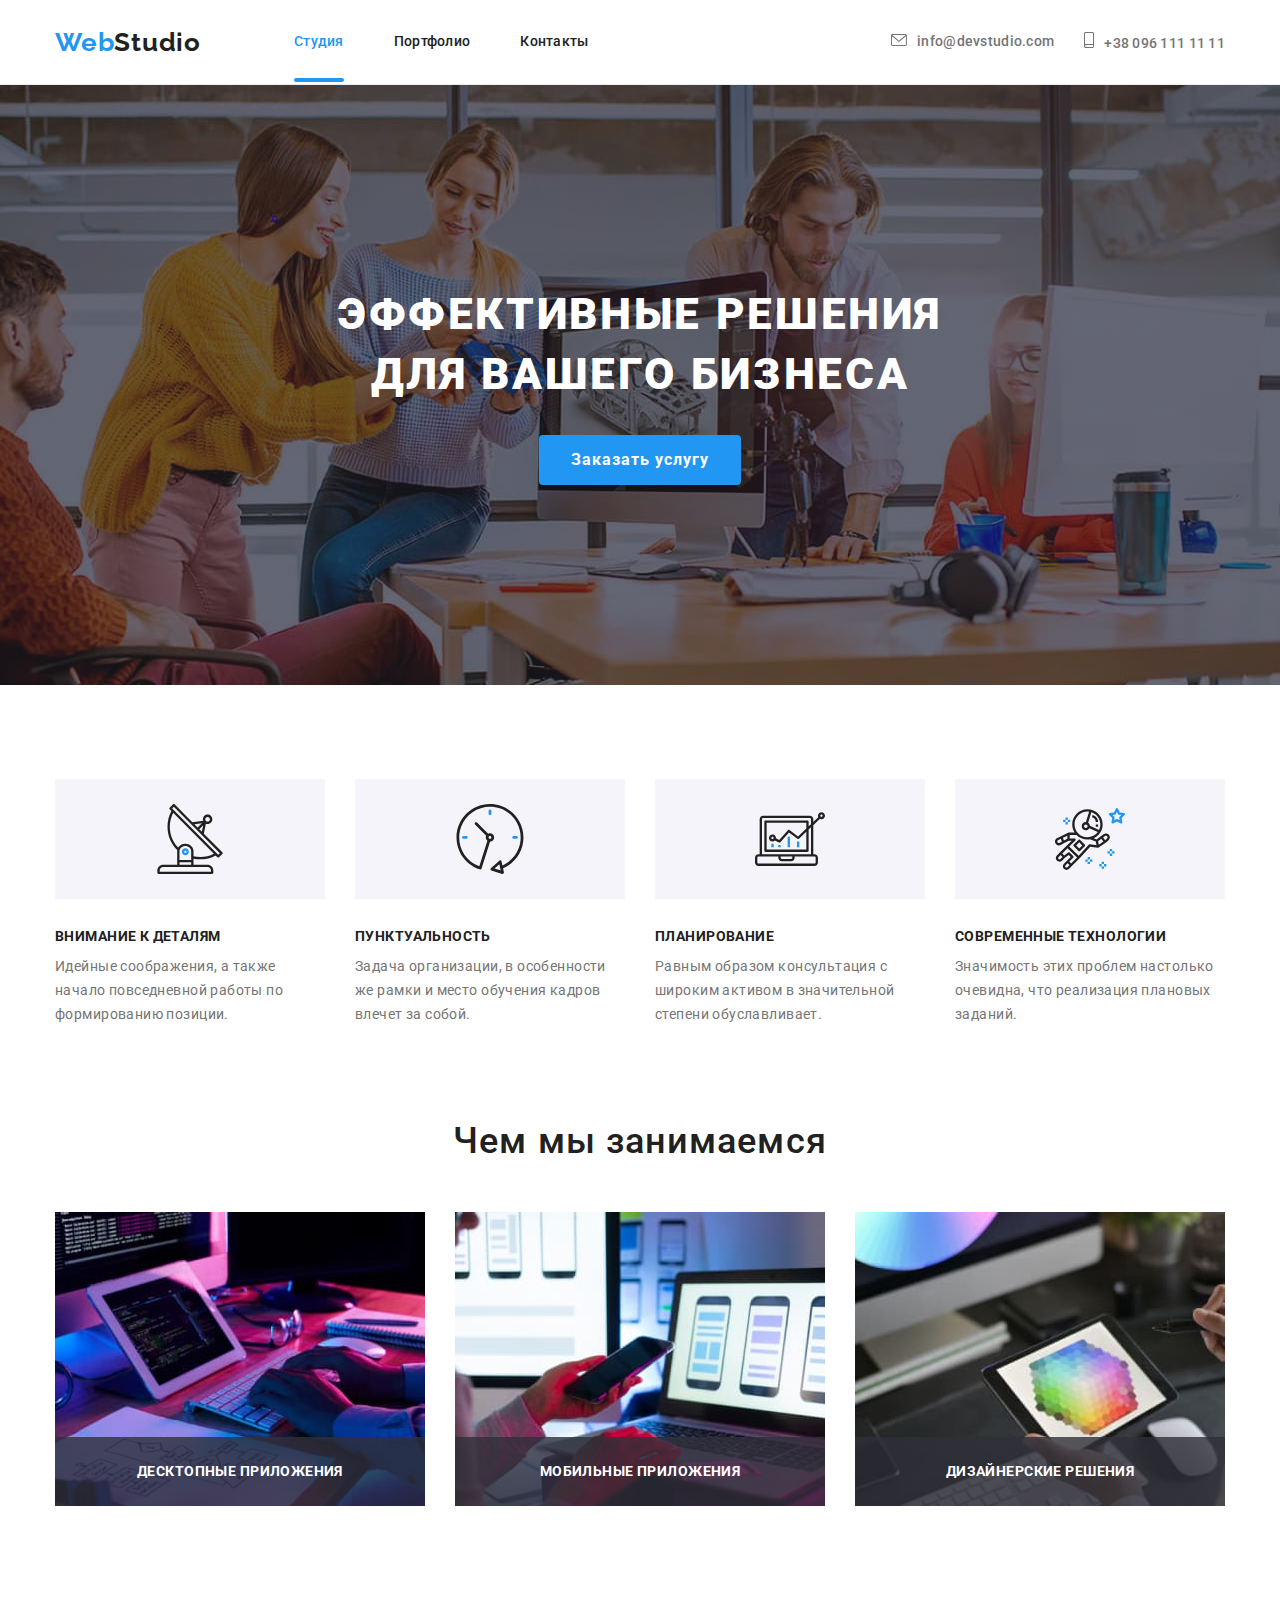
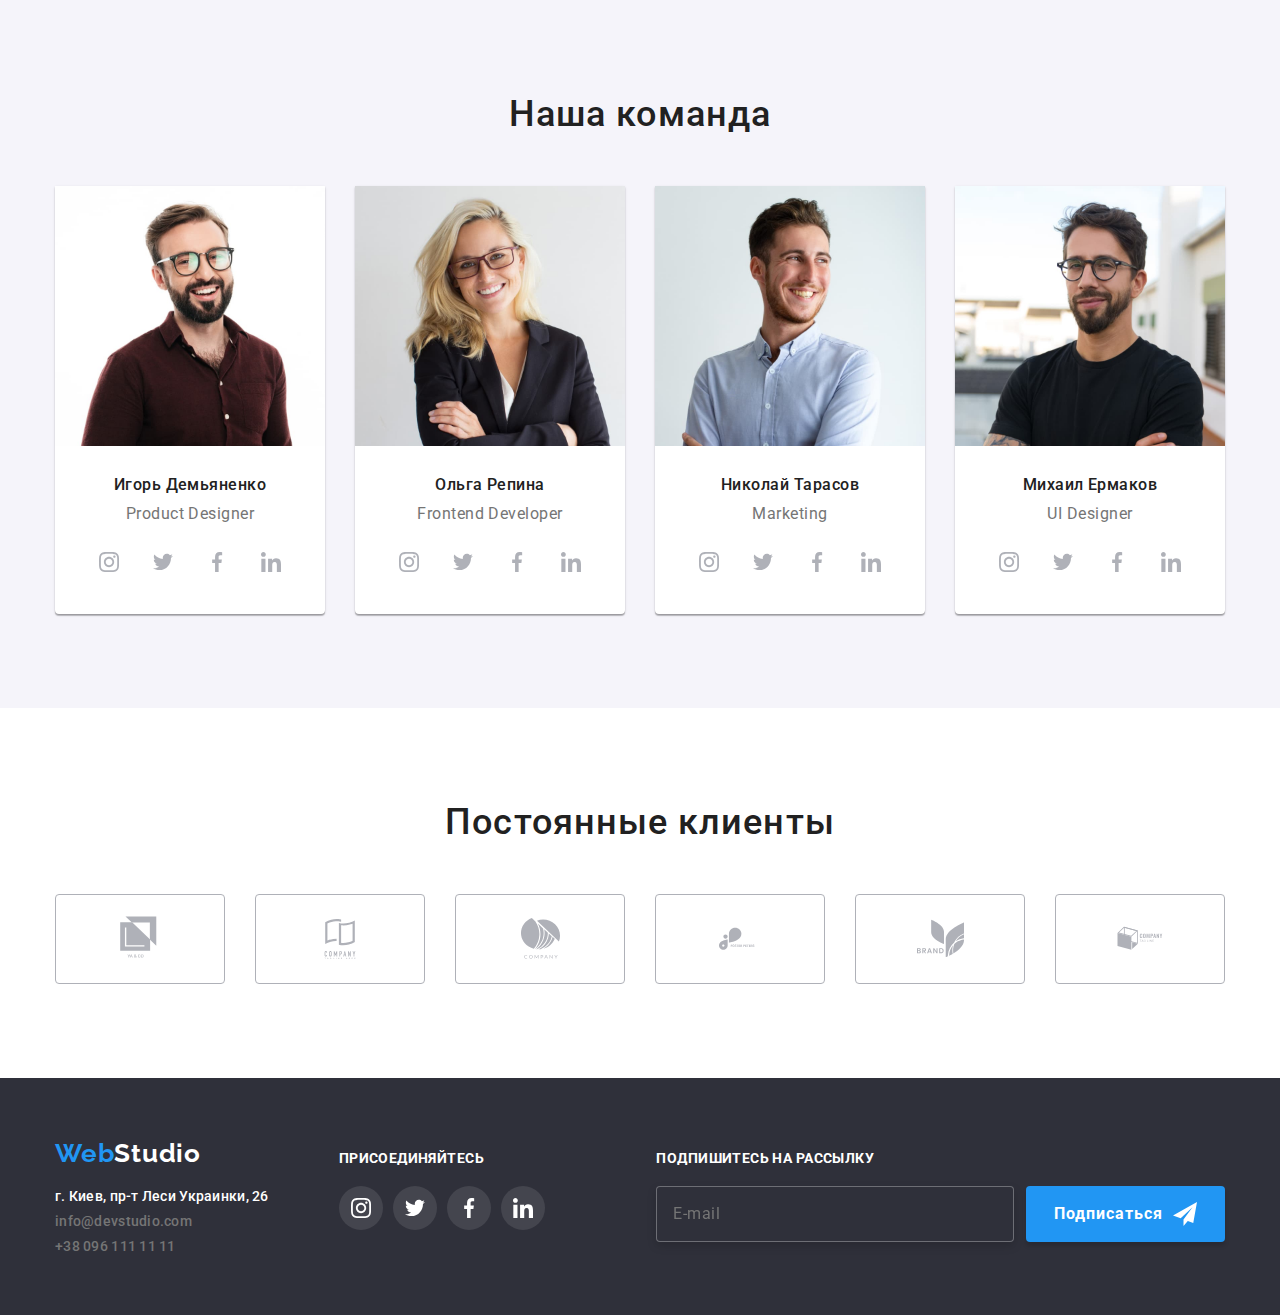
<file: index.html>
<!DOCTYPE html>
<html lang="ru">
<head>
    <meta charset="UTF-8">
    <meta name="viewport" content="width=device-width, initial-scale=1.0">
    <link rel="stylesheet" href="https://cdnjs.cloudflare.com/ajax/libs/modern-normalize/1.0.0/modern-normalize.min.css">
    <link rel="stylesheet" href="./css/styles.css">
    <link href="https://fonts.googleapis.com/css2?family=Roboto:wght@400;500;700;900&display=swap "
        rel="stylesheet">
    <link href="https://fonts.googleapis.com/css2?family=Raleway:wght@700&family=Roboto:wght@400;500;700;900&display=swap"
        rel="stylesheet">
    
    <title>WebStudio</title>
</head>
<body>
    <header class="header-page">
        <div class="conteiner main-nav">
            <a href="" class="logo-web">Web<span class="logo-studio">Studio</span>
            </a>
            <nav class="nav-header">                
                <ul class="nav-list">
                    <li class="item"><a class="link current" href="./index.html">Студия</a></li>
                    <li class="item"><a class="link" href="./portfolio.html">Портфолио</a></li>
                    <li class="item"><a class="link" href="">Контакты</a></li>
                </ul>
            </nav>
            <address class="address-header">
                <ul class="address-list-up">
                    <li class="item">
                        <a class="link link-mail" href="mailto:info@devstudio.com">
                            <svg class="svg-mail" width="16" height="12">
                                <use href="./icons/symbol-defs.svg#icon-envelope-1"></use>
                            </svg>info@devstudio.com
                        </a>
                    </li>
                    <li class="item">
                        <a class="link link-phone" href="tel:+380961111111">
                            <svg class="svg-phone" width="10" height="16">
                                <use href="./icons/symbol-defs.svg#icon-smartphone"></use>
                            </svg>+38 096 111 11 11
                        </a>
                    </li>
                </ul>
            </address>
        </div>
    </header>
    <main>
        <section class="hero">
            <div class="conteiner">            
                <h1 class="hero-titel">Эффективные решения <br /> для вашего бизнеса</h1>
                <button data-modal-open class="hero-but" type="submit">Заказать услугу</button>
                
            </div>
        </section>
        <section class="about">
            <div class="conteiner">
                <h2 class="visually-hidden">Наши достоинства</h2>
                <ul class="about-list">
                    <li>
                        <div class="about-icons">
                            <svg class="svg-about" width="70" height="70">
                                <use href="./icons/symbol-defs.svg#icon-antenna-1"></use>
                            </svg>
                        </div>
                        <h3 class="about-properties">Внимание к деталям</h3>
                        <p class="properties">Идейные соображения, а также начало повседневной работы по формированию позиции.</p>
                    </li>
                    <li>
                        <div class="about-icons">
                            <svg class="svg-about" width="70" height="70">
                                <use href="./icons/symbol-defs.svg#icon-clock-1"></use>
                            </svg>
                        </div>
                        <h3 class="about-properties">Пунктуальность</h3>
                        <p class="properties">Задача организации, в особенности же рамки и место обучения кадров влечет за собой.
                        </p>
                    </li>
                    <li>
                        <div class="about-icons">
                            <svg class="svg-about" width="70" height="70">
                                <use href="./icons/symbol-defs.svg#icon-diagram-1"></use>
                            </svg>
                        </div>
                        <h3 class="about-properties">Планирование</h3>
                        <p class="properties">Равным образом консультация с широким активом в значительной степени обуславливает.
                        </p>
                    </li>
                    <li>
                        <div class="about-icons">
                            <svg class="svg-about" width="70" height="70">
                                <use href="./icons/symbol-defs.svg#icon-astronaut-1"></use>
                            </svg>
                        </div>
                        <h3 class="about-properties">Современные технологии</h3>
                        <p class="properties">Значимость этих проблем настолько очевидна, что реализация плановых заданий.</p>
                    </li>
                </ul>
            </div>
        </section>        
        <section class="working">
            <div class="conteiner">
                <h2 class="section-name">Чем мы занимаемся</h2>
                <ul class="working-list-img">
                    <li class="working-item">
                        <div class="line-name"><h3>Десктопные приложения</h3></div>
                        <img src="./images/work-img-1.jpg" alt="деятельность 1" width="370" height="294" />
                    </li>
                    <li class="working-item">
                        <div class="line-name"><h3>Мобильные приложения</h3></div>
                        <img src="./images/work-img-2.jpg" alt="деятельность 2" width="370" height="294" />
                    </li>
                    <li class="working-item">
                        <div class="line-name"><h3>Дизайнерские решения</h3></div>
                        <img src="./images/work-img-3.jpg" alt="деятельность 3" width="370" height="294" />
                    </li>
                </ul>            
            </div>                
        </section>        
        <section class="team">
            <div class="conteiner">
                <h2 class="section-name">Наша команда</h2>
                <ul class="team-list">
                    <li class="team-card">
                        <img src="./images/foto1.jpg" alt="Игорь Демьяненко" width="270" height="260" />
                        <div class="content-card">                            
                            <h3>Игорь Демьяненко</h3>
                            <p>Product Designer</p>
                            <ul class="social-list-card">
                                <li class="social-item">
                                    <a class="social-link" href="">
                                        <svg class="svg-link-card" width="20" height="20">
                                            <use href="./icons/symbol-defs.svg#icon-instagram-card"></use>
                                        </svg>
                                    </a>
                                </li>
                                <li class="social-item">
                                    <a class="social-link" href="">
                                        <svg class="svg-link-card" width="20" height="20">
                                            <use href="./icons/symbol-defs.svg#icon-twitter-card"></use>
                                        </svg>
                                    </a>
                                </li>
                                <li class="social-item">
                                    <a class="social-link" href="">
                                        <svg class="svg-link-card" width="20" height="20">
                                            <use href="./icons/symbol-defs.svg#icon-facebook-card"></use>
                                        </svg>
                                    </a>
                                </li>
                                <li class="social-item">
                                    <a class="social-link" href="">
                                        <svg class="svg-link-card" width="20" height="20">
                                            <use href="./icons/symbol-defs.svg#icon-linkedin-card"></use>
                                        </svg>
                                    </a>
                                </li>
                            </ul>
                        </div>
                    </li>
                    <li class="team-card">
                        <img src="./images/foto2.jpg" alt="Ольга Репина" width="270" height="260" />
                        <div class="content-card">                            
                            <h3>Ольга Репина</h3>
                            <p>Frontend Developer</p>
                            <ul class="social-list-card">
                                <li class="social-item">
                                    <a class="social-link" href="">
                                        <svg class="svg-link-card" width="20" height="20">
                                            <use href="./icons/symbol-defs.svg#icon-instagram-card"></use>
                                        </svg>
                                    </a>
                                </li>
                                <li class="social-item">
                                    <a class="social-link" href="">
                                        <svg class="svg-link-card" width="20" height="20">
                                            <use href="./icons/symbol-defs.svg#icon-twitter-card"></use>
                                        </svg>
                                    </a>
                                </li>
                                <li class="social-item">
                                    <a class="social-link" href="">
                                        <svg class="svg-link-card" width="20" height="20">
                                            <use href="./icons/symbol-defs.svg#icon-facebook-card"></use>
                                        </svg>
                                    </a>
                                </li>
                                <li class="social-item">
                                    <a class="social-link" href="">
                                        <svg class="svg-link-card" width="20" height="20">
                                            <use href="./icons/symbol-defs.svg#icon-linkedin-card"></use>
                                        </svg>
                                    </a>
                                </li>
                            </ul>
                        </div>
                    </li>
                    <li class="team-card">
                        <img src="./images/foto3.jpg" alt="Николай Тарасов" width="270" height="260" />
                        <div class="content-card">                            
                            <h3>Николай Тарасов</h3>
                            <p>Marketing</p>
                            <ul class="social-list-card">
                                <li class="social-item">
                                    <a class="social-link" href="">
                                        <svg class="svg-link-card" width="20" height="20">
                                            <use href="./icons/symbol-defs.svg#icon-instagram-card"></use>
                                        </svg>
                                    </a>
                                </li>
                                <li class="social-item">
                                    <a class="social-link" href="">
                                        <svg class="svg-link-card" width="20" height="20">
                                            <use href="./icons/symbol-defs.svg#icon-twitter-card"></use>
                                        </svg>
                                    </a>
                                </li>
                                <li class="social-item">
                                    <a class="social-link" href="">
                                        <svg class="svg-link-card" width="20" height="20">
                                            <use href="./icons/symbol-defs.svg#icon-facebook-card"></use>
                                        </svg>
                                    </a>
                                </li>
                                <li class="social-item">
                                    <a class="social-link" href="">
                                        <svg class="svg-link-card" width="20" height="20">
                                            <use href="./icons/symbol-defs.svg#icon-linkedin-card"></use>
                                        </svg>
                                    </a>
                                </li>
                            </ul>
                        </div>
                    </li>
                    <li class="team-card">
                        <img src="./images/foto4.jpg" alt="Михаил Ермаков" width="270" height="260" />
                        <div class="content-card">                            
                            <h3>Михаил Ермаков</h3>
                            <p>UI Designer</p>
                            <ul class="social-list-card">
                                <li class="social-item">
                                    <a class="social-link" href="">
                                        <svg class="svg-link-card" width="20" height="20">
                                            <use href="./icons/symbol-defs.svg#icon-instagram-card"></use>
                                        </svg>
                                    </a>
                                </li>
                                <li class="social-item">
                                    <a class="social-link" href="">
                                        <svg class="svg-link-card" width="20" height="20">
                                            <use href="./icons/symbol-defs.svg#icon-twitter-card"></use>
                                        </svg>
                                    </a>
                                </li>
                                <li class="social-item">
                                    <a class="social-link" href="">
                                        <svg class="svg-link-card" width="20" height="20">
                                            <use href="./icons/symbol-defs.svg#icon-facebook-card"></use>
                                        </svg>
                                    </a>
                                </li>
                                <li class="social-item">
                                    <a class="social-link" href="">
                                        <svg class="svg-link-card" width="20" height="20">
                                            <use href="./icons/symbol-defs.svg#icon-linkedin-card"></use>
                                        </svg>
                                    </a>
                                </li>
                            </ul>
                        </div>
                    </li>
                </ul>
            </div>
        </section>
        <section class="clients">
            <div class="conteiner">
                <h2 class="section-name">Постоянные клиенты</h2>
                <ul class="list-clients">
                    <li class="item-clients">
                        <a class="link-clients" href="">
                            <svg class="clients-ikon" width="44" height="49">
                                <use href="./icons/symbol-defs.svg#icon-client-1"></use>
                            </svg>
                        </a>
                    </li>
                    <li class="item-clients">
                        <a class="link-clients" href="">
                            <svg class="clients-ikon" width="40" height="52">
                                <use href="./icons/symbol-defs.svg#icon-client-2"></use>
                            </svg>
                        </a>
                    </li>
                    <li class="item-clients">
                        <a class="link-clients" href="">
                            <svg class="clients-ikon" width="41" height="43">
                                <use href="./icons/symbol-defs.svg#icon-client-3"></use>
                            </svg>
                        </a>
                    </li>
                    <li class="item-clients">
                        <a class="link-clients" href="">
                            <svg class="clients-ikon" width="80" height="42">
                                <use href="./icons/symbol-defs.svg#icon-client-4"></use>
                            </svg>
                        </a>
                    </li>
                    <li class="item-clients">
                        <a class="link-clients" href="">
                            <svg class="clients-ikon" width="59" height="47">
                                <use href="./icons/symbol-defs.svg#icon-client-5"></use>
                            </svg>
                        </a>
                    </li>
                    <li class="item-clients">
                        <a class="link-clients" href="">
                            <svg class="clients-ikon" width="88" height="45">
                                <use href="./icons/symbol-defs.svg#icon-client-6"></use>
                            </svg>
                        </a>
                    </li>
                </ul>
            </div>
        </section>
    </main>
    <footer class="footer-page">
        <div class="conteiner underground">
            <div class="footer-address">
                <a href="" class="logo-web">Web<span class="footer-logo-studio">Studio</span>
                </a>
                <address>
                    <ul class="address-list">
                        <li class="item"><a class="link map" href="">г. Киев, пр-т Леси Украинки, 26</a></li>
                        <li class="item"><a class="link" href="mailto:info@devstudio.com">info@devstudio.com</a></li>
                        <li class="item"><a class="link" href="tel:+380961111111">+38 096 111 11 11</a></li>
                    </ul>
                </address>
            </div>
            <div class="join">
                <b class="invitation">Присоединяйтесь</b>
                <ul class="social-list">
                    <li class="social-item">
                        <a class="social-link-footer" href="">
                            <svg class="social-icons" width="20" height="20">
                                <use href="./icons/symbol-defs.svg#icon-instagram-2"></use>
                            </svg>
                        </a>
                    </li>
                    <li class="social-item">
                        <a class="social-link-footer" href="">
                            <svg class="social-icons" width="20" height="20">
                                <use href="./icons/symbol-defs.svg#icon-twitter-2"></use>
                            </svg>
                        </a>
                    </li>
                    <li class="social-item">
                        <a class="social-link-footer" href="">
                            <svg class="social-icons" width="20" height="20">
                                <use href="./icons/symbol-defs.svg#icon-facebook-2"></use>
                            </svg>
                        </a>
                    </li>
                    <li class="social-item">
                        <a class="social-link-footer" href="">
                            <svg class="social-icons" width="20" height="20">
                                <use href="./icons/symbol-defs.svg#icon-linkedin-2"></use>
                            </svg>
                        </a>
                    </li>
                </ul>
            </div>
            <form action="" class="footer-form">
                <label for="footer-email"><b class="invitation">Подпишитесь на рассылку</b></label>
                <div class="footer-box-send">
                    <input type="email" name="footer-email" id="footer-email" placeholder="E-mail">
                    <button type="submit" class="btn-send">Подписаться
                        <svg class="send-icon" width="24" height="24">
                            <use href="./icons/symbol-defs.svg#icon-send"></use>
                        </svg>
                    </button>
                </div>
            </form>
        </div>                
    </footer>
    
    <div class="backdrop is-hidden" data-modal>
        <form action="" method="" class="modal">
            <b class="modal-form">Оставте данные, мы вам перезвоним</b>
            <ul class="form-list">
                <li class="form-item">
                    <label for="name"><span class="label-name">Имя</span></label>
                    <div class="box-icon">
                        <input type="text" class="item-input" name="name" id="name" placeholder="Иван Иванович">                    
                        <svg class="modal-icon" width="18" height="18">
                            <use href="./icons/symbol-defs.svg#icon-man"></use>
                        </svg>
                    </div>
                </li>
                <li class="form-item">
                    <label for="phone"><span class="label-name">Телефон</span></label>                    
                    <div class="box-icon">
                        <input type="tel" class="item-input" name="phone" id="phone" placeholder="+380_99_1234567" required>
                        <svg class="modal-icon" width="18" height="18">
                            <use href="./icons/symbol-defs.svg#icon-phone"></use>
                        </svg>
                    </div>
                </li>
                <li class="form-item">
                    <label for="email"><span class="label-name">Почта</span></label>                    
                    <div class="box-icon">
                        <input type="email" class="item-input" name="e-mail" id="" placeholder="Электронная почта" required>
                        <svg class="modal-icon" width="18" height="18">
                            <use href="./icons/symbol-defs.svg#icon-e-mail"></use>
                        </svg>
                    </div>
                </li>
                <li class="form-item">
                    <label for="comment"><span class="label-name">Коментарий</span></label>
                    <textarea name="comment" class="box-comment" id="comment" cols="30" rows="5" placeholder="Введите текст"></textarea>
                </li>
        
            </ul>
            
            <label for="choose" class="label-check">
                <span class="label-name-check">
                    <input type="checkbox" value="" id="choose" required>Соглашаюсь с рассылкой и принимаю
                </span>
                <a class="agreement" href="">Условия договора</a>
            </label>
        
            <button type="submit" class="btn-modal-send">Отправить</button>
            <button class="btn-close" type="submit" data-modal-close>
                <svg class="x-icon" width="11" height="11">
                    <use href="./icons/symbol-defs.svg#icon-close"></use>
                </svg>
            </button>
        </form>
        
    
    </div>
    <script src="./js/modal.js"></script>
</body>
</html>
</file>
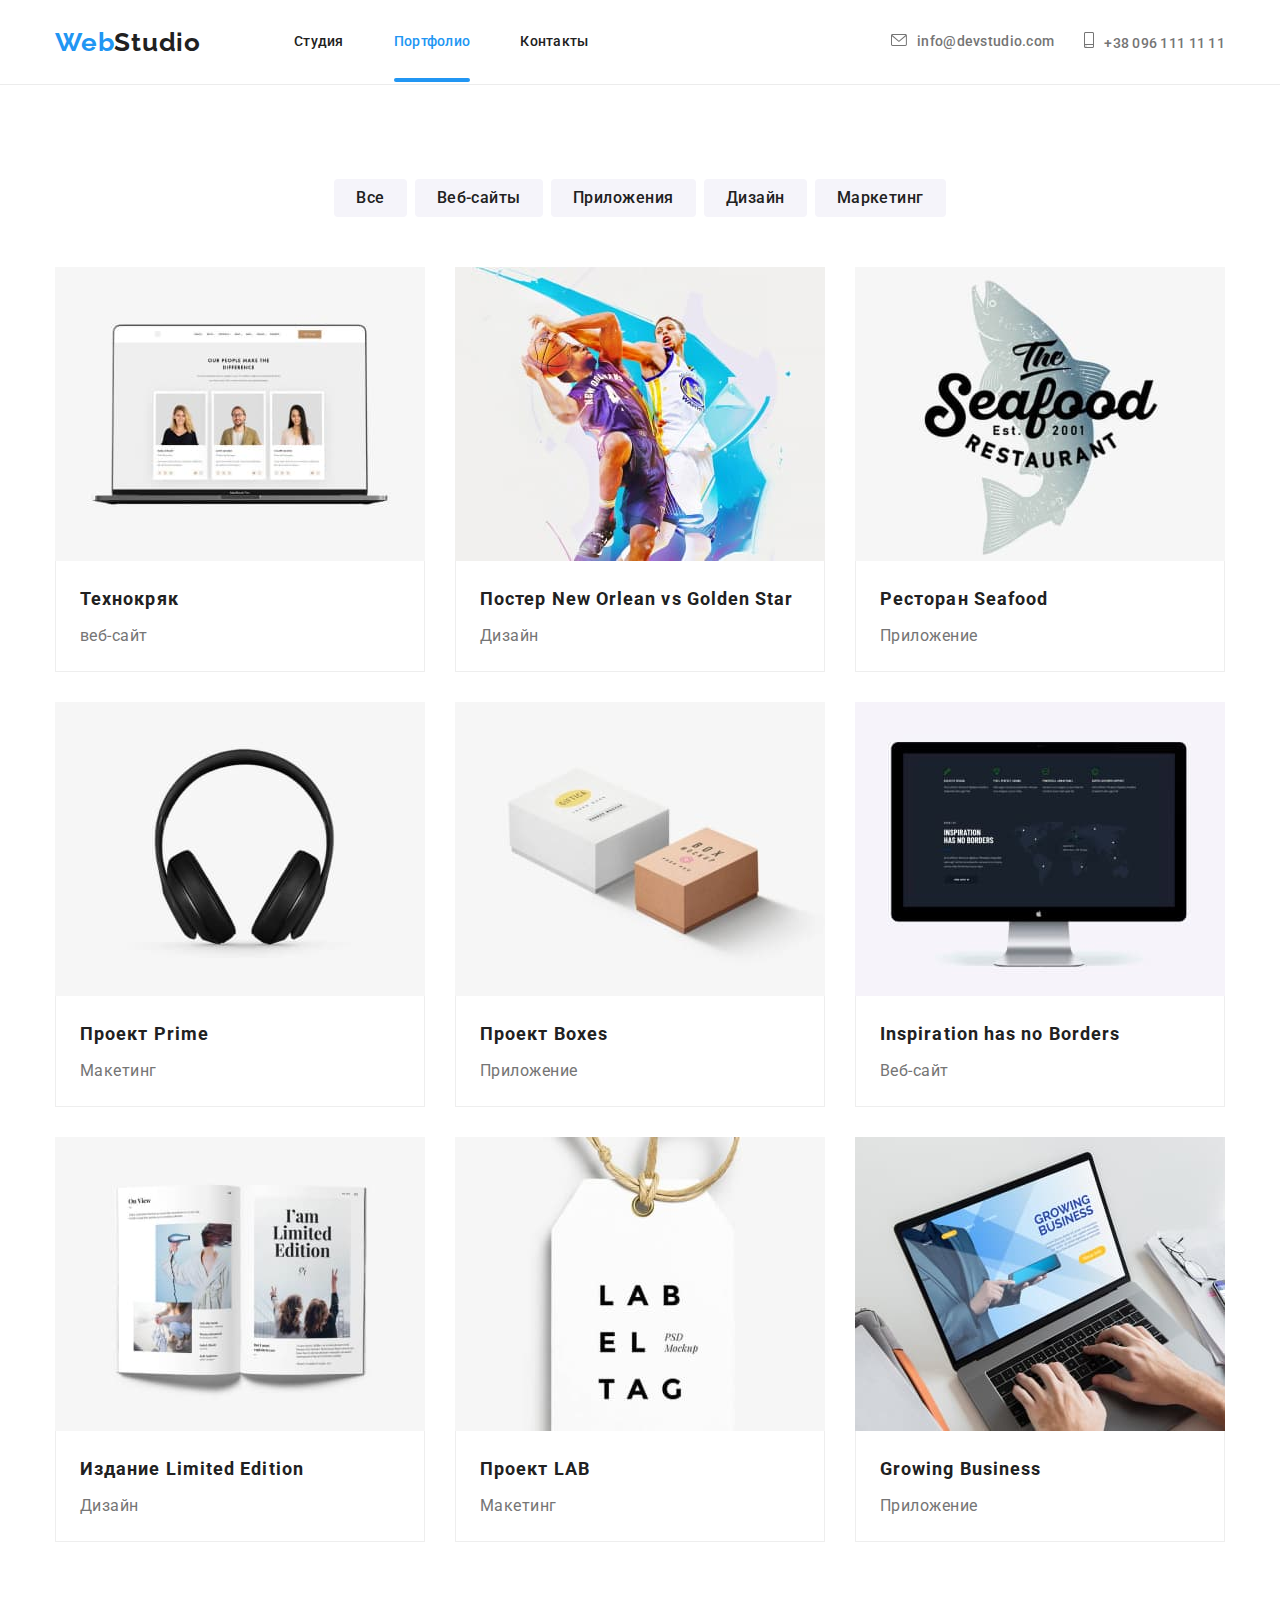
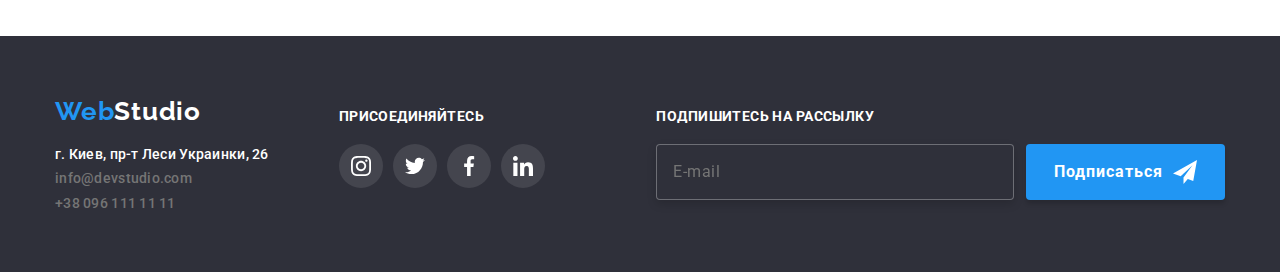
<file: portfolio.html>
<!DOCTYPE html>
<html lang="ru">

<head>
    <meta charset="UTF-8">
    <meta name="viewport" content="width=device-width, initial-scale=1.0">
    <link rel="stylesheet" href="https://cdnjs.cloudflare.com/ajax/libs/modern-normalize/1.0.0/modern-normalize.min.css">
    <link rel="stylesheet" href="./css/styles.css">
    <link href="https://fonts.googleapis.com/css2?family=Roboto:wght@400;500;700;900&display=swap "
        rel="stylesheet">
    <link href="https://fonts.googleapis.com/css2?family=Raleway:wght@700&family=Roboto:wght@400;500;700;900&display=swap"
        rel="stylesheet">
    <title>WebStudio-portfolio</title>
</head>
<body>
    <header class="header-page">
        <div class="conteiner main-nav">
            <a href="" class="logo-web">Web<span class="logo-studio">Studio</span>
            </a>
            <nav class="nav-header">
                <ul class="nav-list">
                    <li class="item"><a class="link" href="./index.html">Студия</a></li>
                    <li class="item"><a class="link current" href="./portfolio.html">Портфолио</a></li>
                    <li class="item"><a class="link" href="">Контакты</a></li>
                </ul>
            </nav>
            <address class="address-header">
                <ul class="address-list-up">
                    <li class="item">
                        <a class="link link-mail" href="mailto:info@devstudio.com">
                            <svg class="svg-mail" width="16" height="12">
                                <use href="./icons/symbol-defs.svg#icon-envelope-1"></use>
                            </svg>info@devstudio.com
                        </a>
                    </li>
                    <li class="item">
                        <a class="link link-phone" href="tel:+380961111111">
                            <svg class="svg-phone" width="10" height="16">
                                <use href="./icons/symbol-defs.svg#icon-smartphone"></use>
                            </svg>+38 096 111 11 11
                        </a>
                    </li>
                </ul>
            </address>
        </div>
    </header>
    <main class="main-portfolio">
        <section class="section-portfolio">
            <div class="conteiner buttons">
                <h1 class="visually-hidden">Портфолио</h1>
                <ul class="btn-portfolio">
                    <li class="line-btns"><button class="btn-link" type="submit">Все</button></li>
                    <li class="line-btns"><button class="btn-link" type="submit">Веб-сайты</button></li>
                    <li class="line-btns"><button class="btn-link" type="submit">Приложения</button></li>
                    <li class="line-btns"><button class="btn-link" type="submit">Дизайн</button></li>
                    <li class="line-btns"><button class="btn-link" type="submit">Маркетинг</button></li>
                </ul>
            </div>
        
            <div class="conteiner cards">            
                <h2 class="visually-hidden">Наименование портфолио</h2>
                <ul class="portfolio-list">
                    <li class="portfolio-card">
                        <a class="card-link" href="">
                            <div class="activ-box">
                                <img src="./images/card-1.jpg" alt="технокряк" width="370" height="294">
                                <p class="img-text">Технокряк это современная площадка распространения коронавируса. Компании используют эту платформу для цифрового
                                    шпионажа и атак на защищённые сервера конкурентов.</p>
                            </div>
                            <div class="conteiner">
                                <h3 class="card-name">Технокряк</h3>
                                <p class="card-class">веб-сайт</p>
                            </div>
                        </a>
                    </li>
                    <li class="portfolio-card">
                        <a class="card-link" href="">
                            <div class="activ-box">
                                <img src="./images/card-2.jpg" alt="постер" width="370" height="294">
                                <p class="img-text">Технокряк это современная площадка распространения коронавируса. Компании используют эту платформу для цифрового
                                    шпионажа и атак на защищённые сервера конкурентов.</p>                                
                            </div>
                            <div class="conteiner">
                                <h3 class="card-name">Постер New Orlean vs Golden Star</h3>
                                <p class="card-class">Дизайн</p>
                            </div>
                        </a>
                    </li>
                    <li class="portfolio-card">
                        <a class="card-link" href="">
                            <div class="activ-box">
                                <img src="./images/card-3.jpg" alt="ресторан" width="370" height="294">
                                <p class="img-text">Технокряк это современная площадка распространения коронавируса. Компании используют эту платформу для цифрового
                                    шпионажа и атак на защищённые сервера конкурентов.</p>                                
                            </div>
                            <div class="conteiner">
                                <h3 class="card-name">Ресторан Seafood</h3>
                                <p class="card-class">Приложение</p>
                            </div>
                        </a>
                    </li>
                    <li class="portfolio-card">
                        <a class="card-link" href="">
                            <div class="activ-box">
                                <img src="./images/card-4.jpg" alt="проект-прайм" width="370" height="294">
                                <p class="img-text">Технокряк это современная площадка распространения коронавируса. Компании используют эту платформу для цифрового
                                        шпионажа и атак на защищённые сервера конкурентов.</p>                                
                            </div>
                            <div class="conteiner">
                                <h3 class="card-name">Проект Prime</h3>
                                <p class="card-class">Макетинг</p>
                            </div>
                        </a>
                    </li>
                    <li class="portfolio-card">
                        <a class="card-link" href="">
                            <div class="activ-box">
                                <img src="./images/card-5.jpg" alt="проект боксы" width="370" height="294">
                                <p class="img-text">Технокряк это современная площадка распространения коронавируса. Компании используют эту платформу для цифрового
                                        шпионажа и атак на защищённые сервера конкурентов.</p>                                
                            </div>
                            <div class="conteiner">
                                <h3 class="card-name">Проект Boxes</h3>
                                <p class="card-class">Приложение</p>
                            </div>
                        </a>
                    </li>
                    <li class="portfolio-card">
                        <a class="card-link" href="">
                            <div class="activ-box">
                                <img src="./images/card-6.jpg" alt="у вдохновения нет границ" width="370" height="294">
                                <p class="img-text">Технокряк это современная площадка распространения коронавируса. Компании используют эту платформу для цифрового
                                        шпионажа и атак на защищённые сервера конкурентов.</p>                                
                            </div>
                            <div class="conteiner">
                                <h3 class="card-name">Inspiration has no Borders</h3>
                                <p class="card-class">Веб-сайт</p>
                            </div>
                        </a>
                    </li>
                    <li class="portfolio-card">
                        <a class="card-link" href="">
                            <div class="activ-box">
                                <img src="./images//card-7.jpg" alt="ограниченое издание" width="370" height="294">
                                <p class="img-text">Технокряк это современная площадка распространения коронавируса. Компании используют эту платформу для цифрового
                                        шпионажа и атак на защищённые сервера конкурентов.</p>                                
                            </div>
                            <div class="conteiner">
                                <h3 class="card-name">Издание Limited Edition</h3>
                                <p class="card-class">Дизайн</p>
                            </div>
                        </a>
                    </li>
                    <li class="portfolio-card">
                        <a class="card-link" href="">
                            <div class="activ-box">
                                <img src="./images/card-8.jpg" alt="проект леб" width="370" height="294">
                                <p class="img-text">Технокряк это современная площадка распространения коронавируса. Компании используют эту платформу для цифрового
                                  шпионажа и атак на защищённые сервера конкурентов.</p>                                
                            </div>
                            <div class="conteiner">
                                <h3 class="card-name">Проект LAB</h3>
                                <p class="card-class">Макетинг</p>
                            </div>
                        </a>
                    </li>
                    <li class="portfolio-card">
                        <a class="card-link" href="">
                            <div class="activ-box">
                                <img src="./images/card-9.jpg" alt="растущий бизнес" width="370" height="294">
                                <p class="img-text">Технокряк это современная площадка распространения коронавируса. Компании используют эту платформу для цифрового
                                 шпионажа и атак на защищённые сервера конкурентов.</p>                                
                            </div>
                            <div class="conteiner">
                                <h3 class="card-name">Growing Business</h3>
                                <p class="card-class">Приложение</p>
                            </div>
                        </a>
                    </li>            
                </ul>
            </div>        
        </section>
    </main>
    <footer class="footer-page">
        <div class="conteiner underground">
            <div class="footer-address">
                <a href="" class="logo-web">Web<span class="footer-logo-studio">Studio</span>
                </a>
                <address>
                    <ul class="address-list">
                        <li class="item"><a class="link map" href="">г. Киев, пр-т Леси Украинки, 26</a></li>
                        <li class="item"><a class="link" href="mailto:info@devstudio.com">info@devstudio.com</a></li>
                        <li class="item"><a class="link" href="tel:+380961111111">+38 096 111 11 11</a></li>
                    </ul>
                </address>
            </div>
            <div class="join">
                <b class="invitation">Присоединяйтесь</b>
                <ul class="social-list">
                    <li class="social-item">
                        <a class="social-link-footer" href="">
                            <svg class="social-icons" width="20" height="20">
                                <use href="./icons/symbol-defs.svg#icon-instagram-2"></use>
                            </svg>
                        </a>
                    </li>
                    <li class="social-item">
                        <a class="social-link-footer" href="">
                            <svg class="social-icons" width="20" height="20">
                                <use href="./icons/symbol-defs.svg#icon-twitter-2"></use>
                            </svg>
                        </a>
                    </li>
                    <li class="social-item">
                        <a class="social-link-footer" href="">
                            <svg class="social-icons" width="20" height="20">
                                <use href="./icons/symbol-defs.svg#icon-facebook-2"></use>
                            </svg>
                        </a>
                    </li>
                    <li class="social-item">
                        <a class="social-link-footer" href="">
                            <svg class="social-icons" width="20" height="20">
                                <use href="./icons/symbol-defs.svg#icon-linkedin-2"></use>
                            </svg>
                        </a>
                    </li>
                </ul>
            </div>
            <form action="" class="footer-form" method="">
                <label for="footer-email"><b class="invitation">Подпишитесь на рассылку</b></label>
                <div class="footer-box-send">
                    <input type="email" name="footer-email" id="footer-email" placeholder="E-mail">
                    <button type="submit" class="btn-send">Подписаться
                        <svg class="send-icon" width="24" height="24">
                            <use href="./icons/symbol-defs.svg#icon-send"></use>
                        </svg>
                    </button>
                </div>
            </form>
        </div>
    </footer>
</body>

</html>
</file>
<file: css/styles.css>
* {
  margin: 0;
  padding: 0;
}
a {
  text-decoration: none;
}
ul {
  padding: 0;
  margin: 0;
  list-style: none;
}

img {
  display: block;
  max-width: 100%;
  height: auto;
}

body {
  font-family: "Roboto", sans-serif;
  font-weight: 400;
  font-style: normal;
  background: var(--text-color-white);
}
:root {
  --text-color-white: #ffffff;
  --text-color-black: #212121;
  --text-color-grey: #757575;
  --text-color-accent: #2196f3;
  --background-central-body: #e5e5e5;
  --background-footer: #2f303a;
  --icon-color: #afb1b8;
  --secondary-bg-color: #f5f4fa;
  --timing-function: 250ms cubic-bezier(0.4, 0, 0.2, 1);
}

.conteiner {
  width: 1200px;
  margin-left: auto;
  margin-right: auto;
  padding-left: 15px;
  padding-right: 15px;
  /* outline: 2px solid tomato; */
}

/* header */

.header-page {
  display: flex;
  background: var(--text-color-white);
  border-bottom: 1px solid #ececec;
}
.main-nav {
  display: flex;
  align-items: center;
}

/* navigatsiya */

.nav-list {
  display: flex;
  margin-left: 93px;
}
.nav-list .link:hover,
.nav-list .link:focus {
  color: var(--text-color-accent);
  transition: var(--timing-function);
}
.item {
  display: block;
}
.nav-list .item {
  position: relative;
}
.nav-list .item:not(:last-child) {
  margin-right: 50px;
}
.nav-list .link {
  display: block;
  padding-top: 32px;
  padding-bottom: 32px;
  color: var(--text-color-black);
  font-family: "Roboto", sans-serif;
  font-weight: 500;
  font-size: 14px;
  line-height: 1.14;
  letter-spacing: 0.02em;
}
.nav-list .current {
  color: var(--text-color-accent);
}
.nav-list .current::after {
  content: "";
  position: absolute;
  bottom: 0;
  left: 0;
  width: 100%;
  height: 4px;
  background: #2196f3;
  border-radius: 2px;
}

/* adresnaya */

.address-header {
  margin-left: auto;
}
.address-list-up {
  display: flex;
  align-items: center;
}

.address-list-up .item:not(:last-child) {
  margin-right: 30px;
}
.address-list-up .link {
  padding-top: 32px;
  padding-bottom: 32px;
}
.address-list .link,
.address-list-up .link {
  display: block;
  color: var(--text-color-grey);
  font-family: "Roboto", sans-serif;
  font-weight: 500;
  font-style: normal;
  font-size: 14px;
  line-height: 1.14;
  letter-spacing: 0.02em;
}
.address-list-up .link:hover,
.address-list-up .link:focus {
  color: var(--text-color-accent);
  transition: var(--timing-function);
  font-style: normal;
}
.svg-mail,
.svg-phone {
  padding: 0;
  border: none;
  fill: currentColor;
  margin-right: 10px;
  vertical-align: auto;
}

/* footer */

.footer-page {
  display: flex;
  background: var(--background-footer);
  padding-top: 60px;
  padding-bottom: 60px;
}
.underground {
  display: flex;
}
.logo-web {
  font-family: "Raleway", sans-serif;
  font-weight: bold;
  font-size: 26px;
  line-height: 1.19;
  color: var(--text-color-accent);
  letter-spacing: 0.03em;
}
.logo-studio {
  font-family: "Raleway", sans-serif;
  font-weight: bold;
  font-size: 26px;
  line-height: 1.19;
  color: var(--text-color-black);
  letter-spacing: 0.03em;
}
.footer-address .logo-web {
  display: block;
  margin-bottom: 20px;
}
.invitation {
  display: inline-block;
  margin-bottom: 20px;
  padding-top: 12px;
  color: var(--text-color-white);
  font-family: Roboto;
  font-weight: 700;
  font-style: normal;
  font-size: 14px;
  line-height: 1.17;
  letter-spacing: 0.03em;
  text-transform: uppercase;
}
.social-list {
  display: flex;
  justify-content: space-between;
  width: 206px;
}

.social-link-footer {
  display: flex;
  justify-content: center;
  align-items: center;
  width: 44px;
  height: 44px;
  color: var(--text-color-white);
  background-color: rgba(255, 255, 255, 0.1);
  border-radius: 50%;
}
.social-link-footer:hover,
.social-link-footer:focus {
  transition: var(--timing-function);
  background: var(--text-color-accent);
}
.social-icons {
  fill: currentColor;
}

.address-list .item:not(:last-child) {
  margin-bottom: 9px;
}
.address-list .map {
  color: #ffffff;
}
.footer-logo-studio {
  font-family: "Raleway", sans-serif;
  font-weight: bold;
  font-size: 26px;
  line-height: 1.19;
  color: var(--text-color-white);
  letter-spacing: 0.03em;
}
.footer-address {
  margin-right: 70px;
}
.footer-form {
  margin-left: auto;
  display: flex;
  flex-direction: column;
}
.footer-box-send {
  display: flex;
}
.btn-send {
  display: flex;
  text-align: center;
  align-items: center;
  margin-left: 12px;
  padding: 13px 28px;
  background: var(--text-color-accent);
  box-shadow: 0px 4px 4px rgba(0, 0, 0, 0.15);
  border-radius: 4px;
  border: none;
  color: var(--text-color-white);
  font-family: Roboto;
  font-style: normal;
  font-weight: bold;
  font-size: 16px;
  line-height: 1.87;
  letter-spacing: 0.06em;
}
.btn-send:hover {
  transition: transform var(--timing-function);
  background-color: #188ce8;
}
.send-icon {
  fill: var(--text-color-white);
  margin-left: 10px;
}
.footer-box-send input {
  display: flex;
  width: 358px;
  padding: 15px 16px;
  border: 1px solid rgba(255, 255, 255, 0.3);
  box-sizing: border-box;
  filter: drop-shadow(0px 4px 4px rgba(0, 0, 0, 0.15));
  border-radius: 4px;
  font-family: Roboto;
  font-style: normal;
  font-weight: normal;
  font-size: 16px;
  line-height: 1.25;
  align-items: center;
  letter-spacing: 0.03em;
  color: rgba(255, 255, 255, 0.6);
  background-color: var(--background-footer);
}
/* hero */

.hero {
  /* max-width: 1600px; */
  height: 600px;
  background: #2f303a;
  background-image: linear-gradient(
      to right,
      rgba(47, 48, 58, 0.4),
      rgba(47, 48, 58, 0.4)
    ),
    url(../images/hero-bg.jpg);
  background-size: cover;
  background-repeat: no-repeat;
  background-position: center;
}
.hero > .conteiner {
  text-align: center;
  height: 600px;
  padding-top: 200px;
  padding-bottom: 200px;
}
.hero-titel {
  font-weight: 900;
  font-size: 44px;
  line-height: 1.36;
  color: var(--text-color-white);
  margin-bottom: 30px;
  letter-spacing: 0.06em;
  text-transform: uppercase;
}
.hero-but {
  font-weight: bold;
  font-size: 16px;
  line-height: 1.87;
  text-align: center;
  letter-spacing: 0.06em;
  color: rgba(255, 255, 255, 1);
  padding: 10px 32px;
  background-color: var(--text-color-accent);
  box-shadow: 0px 4px 4px rgba(0, 0, 0, 0.15);
  border-radius: 4px;
  border: none;
}
.hero-but:hover {
  transition: var(--timing-function);
  color: var(--text-color-black);
  background: #f5f4fa;
  border: none;
  border-radius: 4px;
}

/* central content */
.about {
  background: var(--text-color-white);
}
.about > .conteiner {
  padding-top: 94px;
}
.about-list {
  display: flex;
  justify-content: space-between;
}
.about-icons {
  background-color: var(--secondary-bg-color);
  margin-bottom: 30px;
  height: 120px;
  display: flex;
  align-items: center;
  justify-content: center;
}
.about-properties {
  margin-bottom: 10px;
  width: 270px;
  font-weight: bold;
  font-size: 14px;
  line-height: 1.14;
  letter-spacing: 0.03em;
  text-transform: uppercase;
  color: var(--text-color-black);
}
.properties {
  width: 270px;
  font-weight: normal;
  font-size: 14px;
  line-height: 1.71;
  letter-spacing: 0.03em;
  color: var(--text-color-grey);
}
.visually-hidden {
  position: absolute;
  width: 1px;
  height: 1px;
  margin: -1px;
  border: 0;
  padding: 0;
  white-space: nowrap;
  clip-path: inset(100%);
  clip: rect(0 0 0 0);
  overflow: hidden;
}

.working {
  background: var(--text-color-white);
}
.working-list-img {
  display: flex;
  justify-content: space-between;
}
.working-item {
  position: relative;
}
.line-name {
  position: absolute;
  bottom: 0;
  width: 100%;
  padding: 27px 15px;
  background: rgba(47, 48, 58, 0.8);
}
.line-name h3 {
  font-style: normal;
  font-weight: bold;
  font-size: 14px;
  line-height: 1.14;
  text-align: center;
  letter-spacing: 0.03em;
  text-transform: uppercase;
  color: #ffffff;
}
.working > .conteiner {
  padding-top: 94px;
  padding-bottom: 94px;
}
.section-name {
  padding-bottom: 50px;
  color: var(--text-color-black);
  font-weight: 500;
  font-size: 36px;
  line-height: 1.16;
  text-align: center;
  letter-spacing: 0.03em;
}
.team-card {
  background: var(--text-color-white);
  box-shadow: 0px 1px 3px rgba(0, 0, 0, 0.12), 0px 1px 1px rgba(0, 0, 0, 0.14),
    0px 2px 1px rgba(0, 0, 0, 0.2);
  border-radius: 0px 0px 4px 4px;
  width: 270px;
}
.team-list {
  display: flex;
  justify-content: space-between;
}
.content-card > h3 {
  margin-bottom: 10px;
  font-weight: 500;
  font-size: 16px;
  line-height: 1.18;
  text-align: center;
  letter-spacing: 0.03em;
  color: var(--text-color-black);
}
.content-card > p {
  margin-bottom: 16px;
  font-weight: normal;
  font-size: 16px;
  line-height: 1.18;
  text-align: center;
  letter-spacing: 0.03em;
  color: var(--text-color-grey);
}
.team {
  background: #f5f4fa;
}
.content-card {
  padding: 30px 32px;
}
.social-list-card {
  display: flex;
  justify-content: space-between;
}
.social-link {
  display: flex;
  justify-content: center;
  align-items: center;
  width: 44px;
  height: 44px;
  color: var(--icon-color);
  border-radius: 50%;
}
.social-item .social-link:hover,
.social-item .social-link:focus {
  transition: var(--timing-function);
  background: var(--text-color-accent);
  color: var(--text-color-white);
}
.svg-link-card {
  fill: currentColor;
}
.svg-link-card:hover {
  transition: var(--timing-function);
  fill: currentColor;
}
.team .conteiner {
  padding-bottom: 94px;
  padding-top: 94px;
}

/* our clients */

.clients {
  background: var(--text-color-white);
  width: 100%;
}
.clients .conteiner {
  padding-bottom: 94px;
  padding-top: 94px;
}

/* clients */

.list-clients {
  display: flex;
  flex-wrap: wrap;
}
.item-clients {
  width: 170px;
  height: 90px;
  margin-right: 30px;
}
.item-clients:last-child {
  margin-right: 0px;
}
.link-clients {
  display: flex;
  align-items: center;
  justify-content: center;
  width: 100%;
  height: 100%;
  color: var(--icon-color);
  border: 1px solid var(--icon-color);
  border-radius: 4px;
}
.link-clients:hover,
.link-clients:focus {
  transition: var(--timing-function);
  color: var(--text-color-accent);
  border: 1px solid var(--text-color-accent);
}
.clients-ikon {
  fill: currentColor;
}

/* portfolio pege */

.main-portfolio {
  background: var(--text-color-white);
}
.buttons {
  padding-top: 94px;
  padding-bottom: 50px;
}
.cards {
  padding-bottom: 94px;
}

/* conteiner buttons */

.btn-portfolio {
  display: flex;
  justify-content: center;
}
.line-btns:not(:last-child) {
  margin-right: 8px;
}
.btn-link {
  display: inline-block;
  font-family: Roboto;
  font-style: normal;
  background: #f5f4fa;
  padding: 6px 22px;
  border: none;
  border-radius: 4px;
  font-weight: 500;
  font-size: 16px;
  line-height: 1.62;
  text-align: center;
  letter-spacing: 0.03em;
  color: var(--text-color-black);
}
.btn-link:hover {
  background: #2196f3;
  box-shadow: 0px 3px 1px rgba(0, 0, 0, 0.1), 0px 1px 2px rgba(0, 0, 0, 0.08),
    0px 2px 2px rgba(0, 0, 0, 0.12);
  transition: var(--timing-function);
  border-radius: 4px;
  font-weight: 500;
  font-size: 16px;
  line-height: 1.62;
  text-align: center;
  letter-spacing: 0.03em;
  color: var(--text-color-white);
}

/* conteiner-card */

.portfolio-list {
  position: relative;
  display: flex;
  flex-wrap: wrap;
  margin: -15px;
}
.portfolio-card {
  margin: 15px;
}
.portfolio-card:hover,
.portfolio-card:focus {
  transition: var(--timing-function);
  box-shadow: 0px 1px 1px rgba(0, 0, 0, 0.12), 0px 4px 4px rgba(0, 0, 0, 0.06),
    1px 4px 6px rgba(0, 0, 0, 0.16);
}

.portfolio-card .conteiner {
  background: #ffffff;
  border-left: 1px solid #eeeeee;
  border-bottom: 1px solid #eeeeee;
  border-right: 1px solid #eeeeee;
  width: 370px;
  padding: 20px 24px;
  margin: 0px;
}

.activ-box .img-text {
  position: absolute;
  transform: translateY(100%);
  transition: transform var(--timing-function);
  top: 0;
  left: 0;
  width: 100%;
  height: 100%;
  opacity: 0;
  padding: 63px 24px;
  margin: 0;
  font-family: Roboto;
  font-style: normal;
  font-weight: normal;
  font-size: 18px;
  line-height: 1.55;
  letter-spacing: 0.03em;
  color: #ffffff;
  background-color: rgba(33, 150, 243, 0.9);
}
.activ-box {
  display: block;
  position: relative;
  overflow: hidden;
}
.conteiner > .card-name {
  font-weight: bold;
  font-size: 18px;
  line-height: 2;
  letter-spacing: 0.06em;
  color: var(--text-color-black);
  margin-bottom: 4px;
}
.conteiner > .card-class {
  font-weight: normal;
  font-size: 16px;
  line-height: 1.87;
  letter-spacing: 0.03em;
  color: var(--text-color-grey);
}
.card-link:hover .img-text {
  transform: translateY(0);
  overflow: hidden;
  opacity: 1;
  transition: transform var(--timing-function);
}
.card-link .conteiner {
  position: relative;
}

/* modal-windows */

.backdrop {
  position: fixed;
  top: 0;
  left: 0;

  background: rgba(0, 0, 0, 0.2);
  width: 100%;
  height: 100%;
}
.backdrop.is-hidden {
  opacity: 0;
  pointer-events: none;
}
.modal {
  display: flex;
  flex-direction: column;
  position: absolute;
  top: 50%;
  left: 50%;
  transform: translate(-50%, -50%);
  min-width: 528px;
  min-height: 581px;
  padding: 40px;
  background: #ffffff;
  box-shadow: 0px 1px 3px rgba(0, 0, 0, 0.12), 0px 1px 1px rgba(0, 0, 0, 0.14),
    0px 2px 1px rgba(0, 0, 0, 0.2);
  border-radius: 4px;
}
.modal-form {
  margin-bottom: 12px;
  font-weight: bold;
  font-size: 20px;
  line-height: 23px;
  text-align: center;
  letter-spacing: 0.03em;
  color: var(--text-color-black);
}
.form-item {
  display: flex;
  flex-direction: column;
}
.item-input:focus,
.box-comment:focus {
  transition: transform var(--timing-function);
  outline-color: var(--text-color-accent);
}
.item-input:focus + .modal-icon {
  transition: transform var(--timing-function);
  fill: var(--text-color-accent);
}
.box-icon {
  position: relative;
}
.modal-icon {
  position: absolute;
  top: 21px;
  left: 21px;
  transform: translate(-50%, -50%);
  fill: var(--text-color-black);
  cursor: pointer;
}
.form-item label {
  display: block;
  margin-bottom: 4px;
  font-family: Roboto;
  font-style: normal;
  font-weight: normal;
  font-size: 12px;
  line-height: 14px;
  letter-spacing: 0.01em;
  color: var(--text-color-grey);
}
.box-icon input {
  display: block;
  width: 100%;
  margin-bottom: 10px;
  padding: 12px 42px;
  border: 1px solid rgba(33, 33, 33, 0.2);
  box-sizing: border-box;
  border-radius: 4px;
  cursor: pointer;
}
.form-item textarea {
  padding: 12px 16px;
  margin-bottom: 20px;
  border: 1px solid rgba(33, 33, 33, 0.2);
  box-sizing: border-box;
  border-radius: 4px;
  cursor: pointer;
}

.label-name-check > input {
  margin-right: 9px;
  cursor: pointer;
}
.label-name-check {
  display: inline-flex;
  align-items: center;
  text-align: center;
  font-family: Roboto;
  font-style: normal;
  font-weight: normal;
  font-size: 14px;
  line-height: 1.71;
  letter-spacing: 0.03em;
  color: var(--text-color-grey);
}
.agreement {
  text-align: center;
  font-family: Roboto;
  font-style: normal;
  font-weight: normal;
  font-size: 14px;
  /* line-height: 1.71; */
  letter-spacing: 0.03em;
  margin-left: 5px;
  padding: 0;
  color: var(--text-color-accent);
  border-bottom: 1px solid var(--text-color-accent);
}
.modal .label-check {
  display: flex;
  align-items: center;
  text-align: center;
  margin-bottom: 30px;
  margin-left: auto;
  margin-right: auto;
}
.modal .btn-modal-send {
  padding: 10px 55px;
  margin-left: auto;
  margin-right: auto;
  width: 200px;
  font-style: normal;
  font-weight: bold;
  font-size: 16px;
  line-height: 1.87;
  display: flex;
  align-items: center;
  text-align: center;
  letter-spacing: 0.06em;
  color: var(--text-color-white);
  background: var(--text-color-accent);
  box-shadow: 0px 4px 4px rgba(0, 0, 0, 0.15);
  border-radius: 4px;
  cursor: pointer;
}
.btn-modal-send:hover {
  transition: transform var(--timing-function);
  background-color: #188ce8;
}
.btn-close {
  position: absolute;
  top: 23px;
  right: 23px;
  transform: translate(50%, -50%);
  width: 30px;
  height: 30px;
  background: #ffffff;
  border: 1px solid rgba(0, 0, 0, 0.1);
  border-radius: 50%;
  text-align: center;
  cursor: pointer;
}
.btn-close:hover > .x-icon {
  transition: transform var(--timing-function);
  fill: var(--text-color-accent);
}
.x-icon {
  fill: black;
  border: none;
  box-sizing: inherit;
}
</file>
